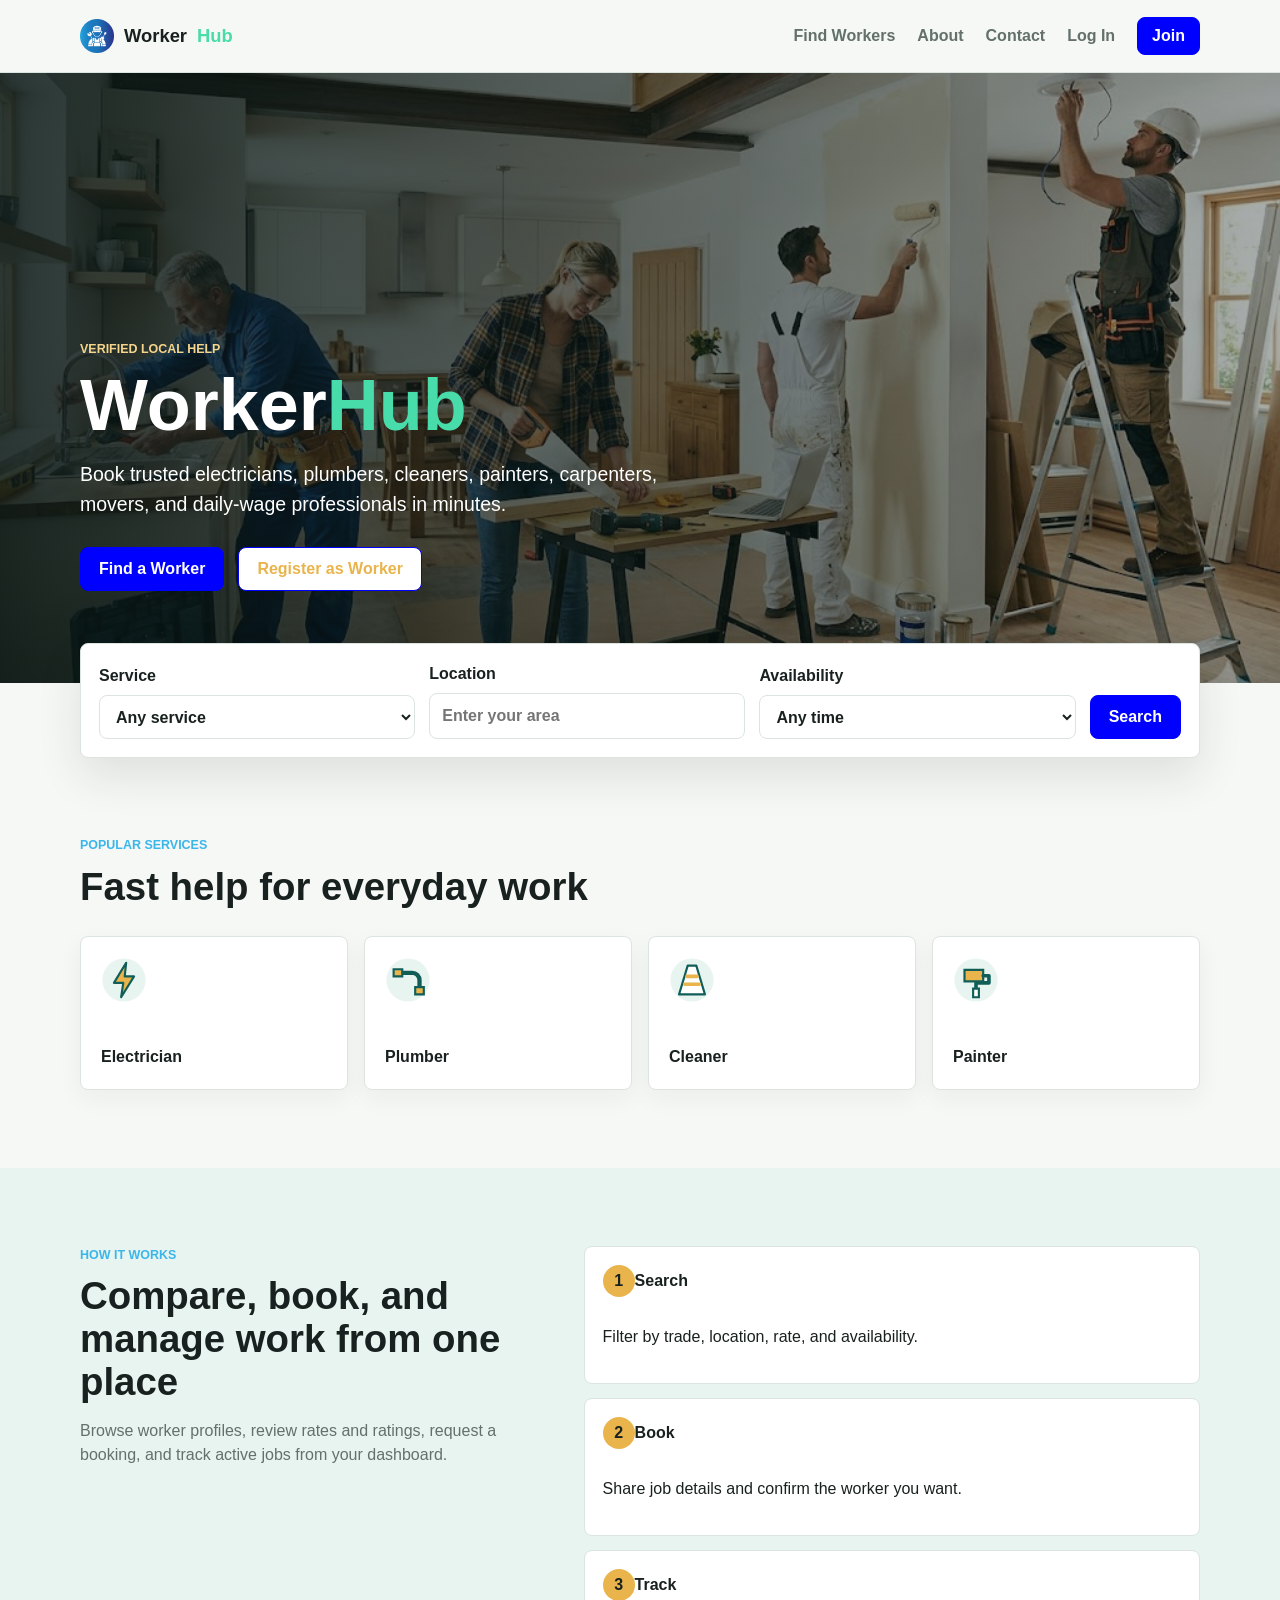
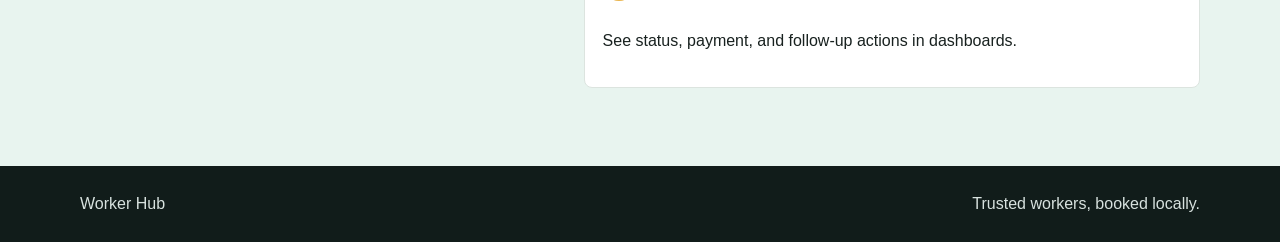
<file: index.html>
<!DOCTYPE html>
<html lang="en">
<head>
  <meta charset="UTF-8">
  <meta name="viewport" content="width=device-width, initial-scale=1.0">
  <title>Worker Hub| Skilled Local Workers</title>
  <link rel="stylesheet" href="css/style.css">
  <link rel="stylesheet" href="css/responsive.css">
</head>
<body>
  <header class="site-header">
    <nav class="nav container" aria-label="Primary navigation">
      <a class="brand" href="index.html">
        <img src="assets/icons/logo.png" alt="" class="brand-icon">
        <span>Worker</span><span class="deb">Hub</span>
      </a>
      <button class="nav-toggle" type="button" aria-label="Open navigation" aria-expanded="false">☰</button>
      <div class="nav-links" data-nav-links>
        <a href="workers.html">Find Workers</a>
        <a href="about.html">About</a>
        <a href="contact.html">Contact</a>
        <a href="login.html">Log In</a>
        <a class="btn btn-small" href="register.html">Join</a>
      </div>
    </nav>
  </header>

  <main>
    <section class="hero">
      <div class="hero-media" role="img" aria-label="Skilled professionals ready for local work"></div>
      <div class="hero-content container">
        <p class="eyebrow">Verified local help</p>
        <h1>Worker<span class="gourab">Hub</span></h1>
        <p>Book trusted electricians, plumbers, cleaners, painters, carpenters, movers, and daily-wage professionals in minutes.</p>
        <div class="hero-actions">
          <a class="btn" href="workers.html">Find a Worker</a>
          <a class="btn btn-secondary" href="register.html">Register as Worker</a>
        </div>
      </div>
    </section>

    <section class="search-band">
      <div class="container search-panel">
        <label>
          Service
          <select id="home-service">
            <option value="">Any service</option>
            <option>Electrician</option>
            <option>Plumber</option>
            <option>Cleaner</option>
            <option>Painter</option>
            <option>Carpenter</option>
          </select>
        </label>
        <label>
          Location
          <input id="home-location" type="text" placeholder="Enter your area">
        </label>
        <label>
          Availability
          <select id="home-availability">
            <option value="">Any time</option>
            <option>Today</option>
            <option>This week</option>
          </select>
        </label>
        <button class="btn" id="home-search" type="button">Search</button>
      </div>
    </section>

    <section class="section container">
      <div class="section-heading">
        <p class="eyebrow">Popular services</p>
        <h2>Fast help for everyday work</h2>
      </div>
      <div class="service-grid">
        <a class="service-card" href="workers.html?service=Electrician"><img src="assets/icons/electrician.svg" alt="">Electrician</a>
        <a class="service-card" href="workers.html?service=Plumber"><img src="assets/icons/plumber.svg" alt="">Plumber</a>
        <a class="service-card" href="workers.html?service=Cleaner"><img src="assets/icons/cleaner.svg" alt="">Cleaner</a>
        <a class="service-card" href="workers.html?service=Painter"><img src="assets/icons/painter.svg" alt="">Painter</a>
      </div>
    </section>

    <section class="section tinted">
      <div class="container split">
        <div>
          <p class="eyebrow">How it works</p>
          <h2>Compare, book, and manage work from one place</h2>
          <p class="muted">Browse worker profiles, review rates and ratings, request a booking, and track active jobs from your dashboard.</p>
        </div>
        <div class="steps">
          <div><span>1</span><strong>Search</strong><p>Filter by trade, location, rate, and availability.</p></div>
          <div><span>2</span><strong>Book</strong><p>Share job details and confirm the worker you want.</p></div>
          <div><span>3</span><strong>Track</strong><p>See status, payment, and follow-up actions in dashboards.</p></div>
        </div>
      </div>
    </section>
  </main>

  <footer class="site-footer">
    <div class="container footer-inner">
      <span>Worker Hub</span>
      <span>Trusted workers, booked locally.</span>
    </div>
  </footer>
  <script src="js/app.js"></script>
</body>
</html>
</file>
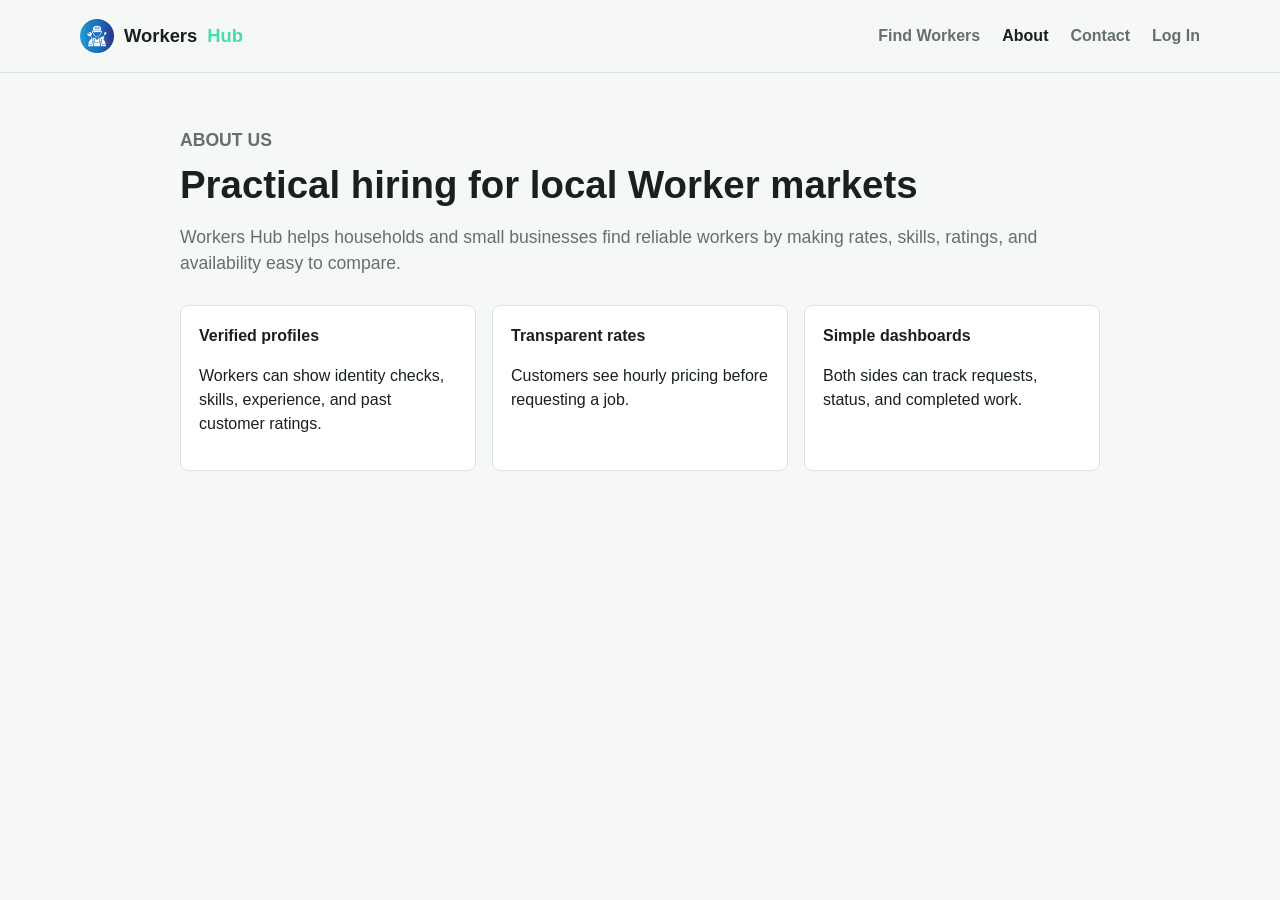
<file: about.html>
<!DOCTYPE html>
<html lang="en">
<head>
  <meta charset="UTF-8">
  <meta name="viewport" content="width=device-width, initial-scale=1.0">
  <title>About | Workers Hub</title>
  <link rel="stylesheet" href="css/style.css">
  <link rel="stylesheet" href="css/responsive.css">
</head>
<body>
  <header class="site-header">
    <nav class="nav container" aria-label="Primary navigation">
      <a class="brand" href="index.html"><img src="assets/icons/logo.png" alt="" class="brand-icon"><span>Workers</span><span class="deb">Hub</span></a>
      <button class="nav-toggle" type="button" aria-label="Open navigation" aria-expanded="false">☰</button>
      <div class="nav-links" data-nav-links><a href="workers.html">Find Workers</a><a class="active" href="about.html">About</a><a href="contact.html">Contact</a><a href="login.html">Log In</a></div>
    </nav>
  </header>
  <main class="page">
    <section class="container prose">
      <p class="eyebrow">About us</p>
      <h1>Practical hiring for local Worker markets</h1>
      <p>Workers Hub helps households and small businesses find reliable workers by making rates, skills, ratings, and availability easy to compare.</p>
      <div class="value-grid">
        <div><strong>Verified profiles</strong><p>Workers can show identity checks, skills, experience, and past customer ratings.</p></div>
        <div><strong>Transparent rates</strong><p>Customers see hourly pricing before requesting a job.</p></div>
        <div><strong>Simple dashboards</strong><p>Both sides can track requests, status, and completed work.</p></div>
      </div>
    </section>
  </main>
  <script src="js/app.js"></script>
</body>
</html>
</file>
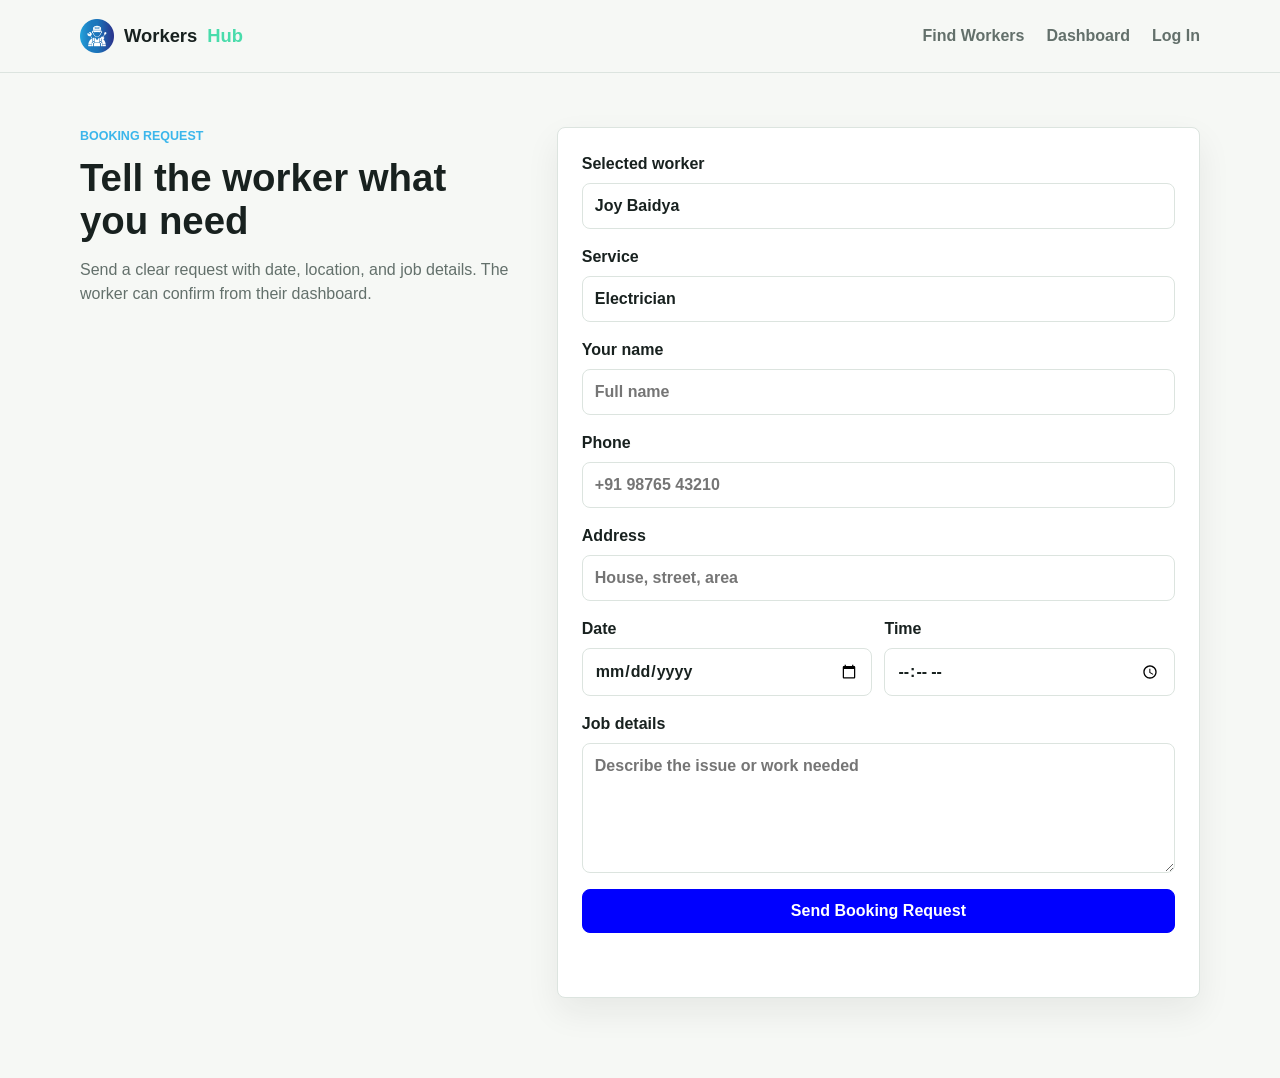
<file: booking.html>
<!DOCTYPE html>
<html lang="en">
<head>
  <meta charset="UTF-8">
  <meta name="viewport" content="width=device-width, initial-scale=1.0">
  <title>Book Worker | Workers Hub</title>
  <link rel="stylesheet" href="css/style.css">
  <link rel="stylesheet" href="css/responsive.css">
</head>
<body>
  <header class="site-header">
    <nav class="nav container" aria-label="Primary navigation">
      <a class="brand" href="index.html"><img src="assets/icons/logo.png" alt="" class="brand-icon"><span>Workers</span><span class="deb">Hub</span></a>
      <button class="nav-toggle" type="button" aria-label="Open navigation" aria-expanded="false">☰</button>
      <div class="nav-links" data-nav-links>
        <a href="workers.html">Find Workers</a>
        <a href="customer-dashboard.html">Dashboard</a>
        <a href="login.html">Log In</a>
      </div>
    </nav>
  </header>

  <main class="page">
    <section class="container form-layout">
      <div>
        <p class="eyebrow">Booking request</p>
        <h1>Tell the worker what you need</h1>
        <p class="muted">Send a clear request with date, location, and job details. The worker can confirm from their dashboard.</p>
      </div>
      <form class="form-card" id="booking-form">
        <input type="hidden" id="worker-id">
        <label>Selected worker <input id="worker-name" type="text" readonly></label>
        <label>Service <input id="service-name" type="text" readonly></label>
        <label>Your name <input id="customer-name" type="text" required placeholder="Full name"></label>
        <label>Phone <input id="customer-phone" type="tel" required placeholder="+91 98765 43210"></label>
        <label>Address <input id="job-address" type="text" required placeholder="House, street, area"></label>
        <div class="form-row">
          <label>Date <input id="job-date" type="date" required></label>
          <label>Time <input id="job-time" type="time" required></label>
        </div>
        <label>Job details <textarea id="job-details" required placeholder="Describe the issue or work needed"></textarea></label>
        <button class="btn" type="submit">Send Booking Request</button>
        <p class="form-message" id="booking-message" role="status"></p>
      </form>
    </section>
  </main>

  <script src="js/app.js"></script>
  <script src="js/data.js"></script>
  <script src="js/booking.js"></script>
</body>
</html>
</file>
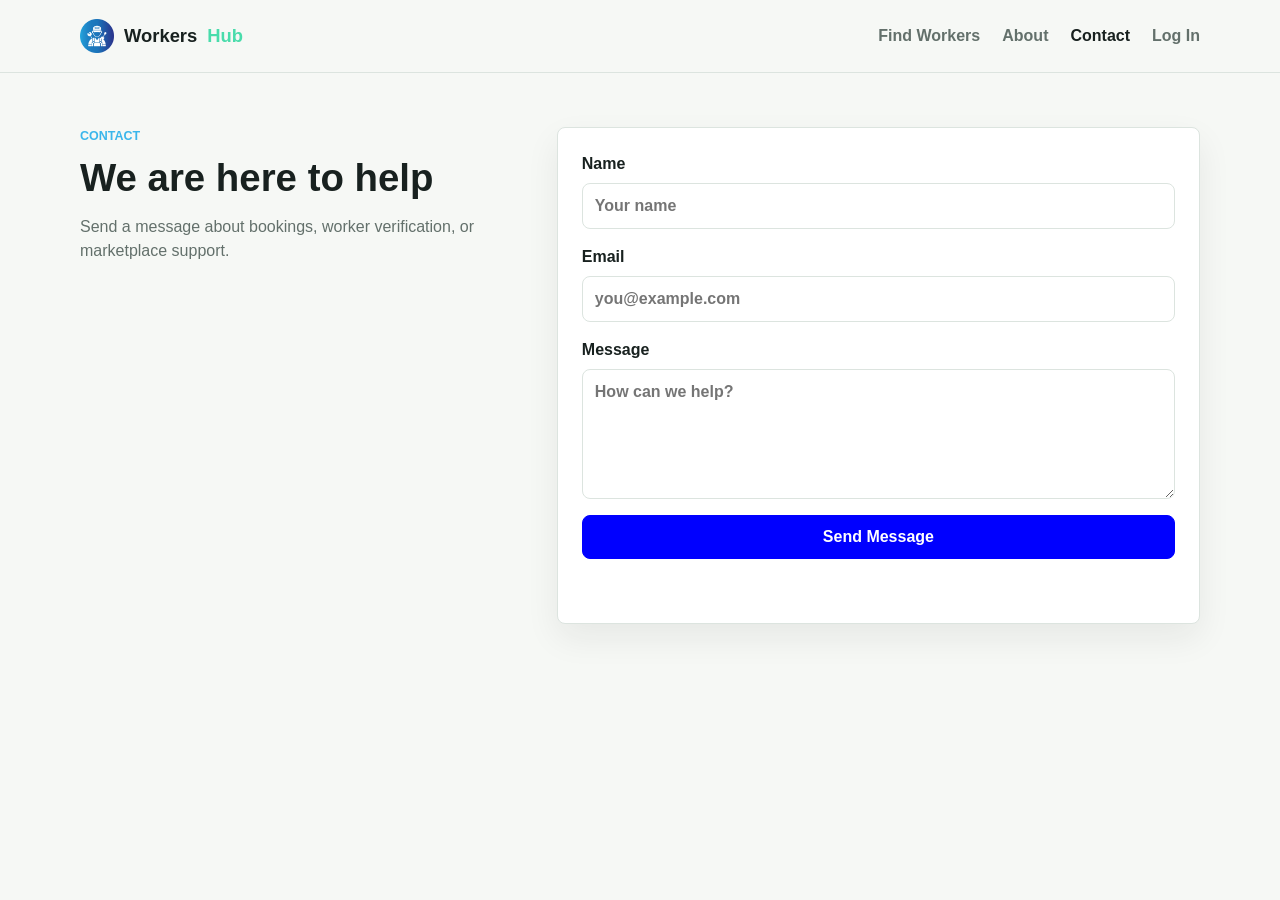
<file: contact.html>
<!DOCTYPE html>
<html lang="en">
<head>
  <meta charset="UTF-8">
  <meta name="viewport" content="width=device-width, initial-scale=1.0">
  <title>Contact | Workers Hub</title>
  <link rel="stylesheet" href="css/style.css">
  <link rel="stylesheet" href="css/responsive.css">
</head>
<body>
  <header class="site-header">
    <nav class="nav container" aria-label="Primary navigation">
      <a class="brand" href="index.html"><img src="assets/icons/logo.png" alt="" class="brand-icon"><span>Workers</span><span class="deb">Hub</span></a>
      <button class="nav-toggle" type="button" aria-label="Open navigation" aria-expanded="false">☰</button>
      <div class="nav-links" data-nav-links><a href="workers.html">Find Workers</a><a href="about.html">About</a><a class="active" href="contact.html">Contact</a><a href="login.html">Log In</a></div>
    </nav>
  </header>
  <main class="page">
    <section class="container form-layout">
      <div><p class="eyebrow">Contact</p><h1>We are here to help</h1><p class="muted">Send a message about bookings, worker verification, or marketplace support.</p></div>
      <form class="form-card" id="contact-form">
        <label>Name <input type="text" required placeholder="Your name"></label>
        <label>Email <input type="email" required placeholder="you@example.com"></label>
        <label>Message <textarea required placeholder="How can we help?"></textarea></label>
        <button class="btn" type="submit">Send Message</button>
        <p class="form-message" role="status"></p>
      </form>
    </section>
  </main>
  <script src="js/app.js"></script>
</body>
</html>
</file>
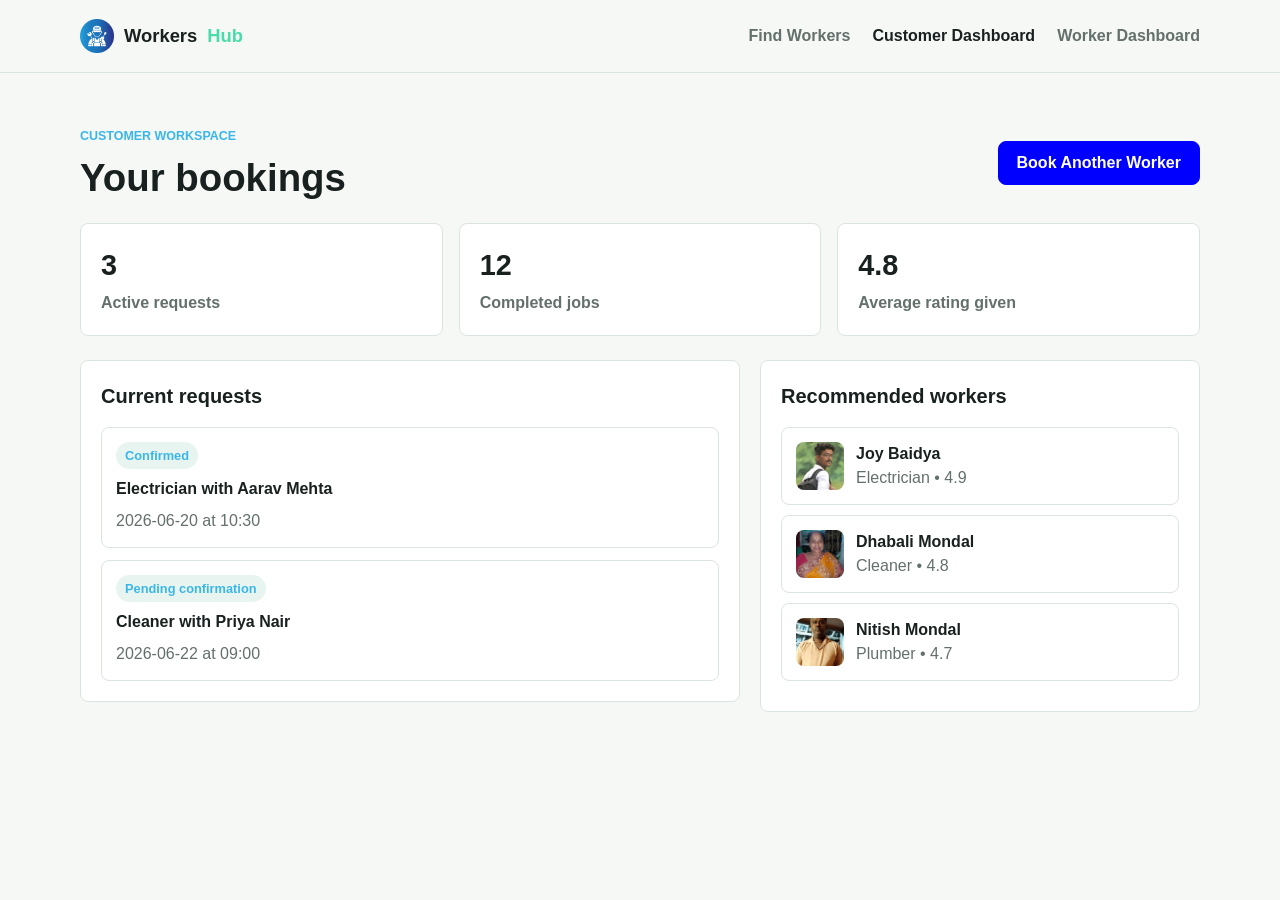
<file: customer-dashboard.html>
<!DOCTYPE html>
<html lang="en">
<head>
  <meta charset="UTF-8">
  <meta name="viewport" content="width=device-width, initial-scale=1.0">
  <title>Customer Dashboard | Workers Hub</title>
  <link rel="stylesheet" href="css/style.css">
  <link rel="stylesheet" href="css/dashboard.css">
  <link rel="stylesheet" href="css/responsive.css">
</head>
<body>
  <header class="site-header">
    <nav class="nav container" aria-label="Primary navigation">
      <a class="brand" href="index.html"><img src="assets/icons/logo.png" alt="" class="brand-icon"><span>Workers</span><span class="deb">Hub</span></a>
      <button class="nav-toggle" type="button" aria-label="Open navigation" aria-expanded="false">☰</button>
      <div class="nav-links" data-nav-links>
        <a href="workers.html">Find Workers</a>
        <a class="active" href="customer-dashboard.html">Customer Dashboard</a>
        <a href="worker-dashboard.html">Worker Dashboard</a>
      </div>
    </nav>
  </header>
  <main class="page dashboard container">
    <section class="dashboard-head">
      <div><p class="eyebrow">Customer workspace</p><h1>Your bookings</h1></div>
      <a class="btn" href="workers.html">Book Another Worker</a>
    </section>
    <section class="metrics">
      <div><strong>3</strong><span>Active requests</span></div>
      <div><strong>12</strong><span>Completed jobs</span></div>
      <div><strong>4.8</strong><span>Average rating given</span></div>
    </section>
    <section class="dashboard-grid">
      <div class="panel"><h2>Current requests</h2><div id="customer-bookings"></div></div>
      <div class="panel"><h2>Recommended workers</h2><div id="recommended-workers"></div></div>
    </section>
  </main>
  <script src="js/app.js"></script>
  <script src="js/data.js"></script>
  <script src="js/dashboard.js"></script>
</body>
</html>
</file>
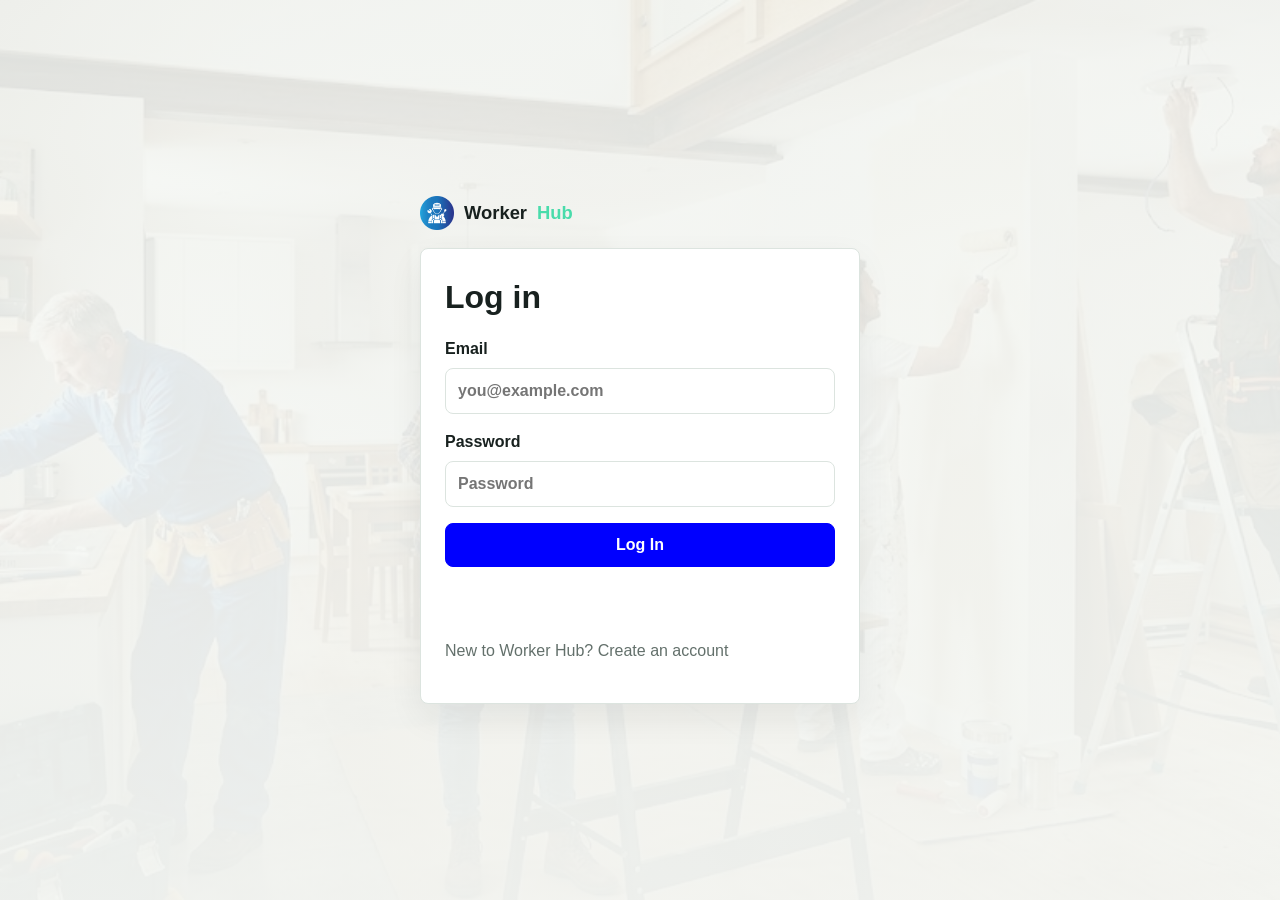
<file: login.html>
<!DOCTYPE html>
<html lang="en">
<head>
  <meta charset="UTF-8">
  <meta name="viewport" content="width=device-width, initial-scale=1.0">
  <title>Log In | Worker Hub</title>
  <link rel="stylesheet" href="css/style.css">
  <link rel="stylesheet" href="css/responsive.css">
</head>
<body class="auth-page">
  <main class="auth-shell">
    <a class="brand" href="index.html"><img src="assets/icons/logo.png" alt="" class="brand-icon"><span>Worker</span><span class="deb">Hub</span></a>
    <form class="form-card auth-card" id="login-form">
      <h1>Log in</h1>
      <label>Email <input type="email" id="login-email" required placeholder="you@example.com"></label>
      <label>Password <input type="password" id="login-password" required placeholder="Password"></label>
      <button class="btn" type="submit">Log In</button>
      <p class="form-message" id="auth-message" role="status"></p>
      <p class="muted">New to Worker Hub? <a href="register.html">Create an account</a></p>
    </form>
  </main>
  <script src="js/auth.js"></script>
</body>
</html>
</file>
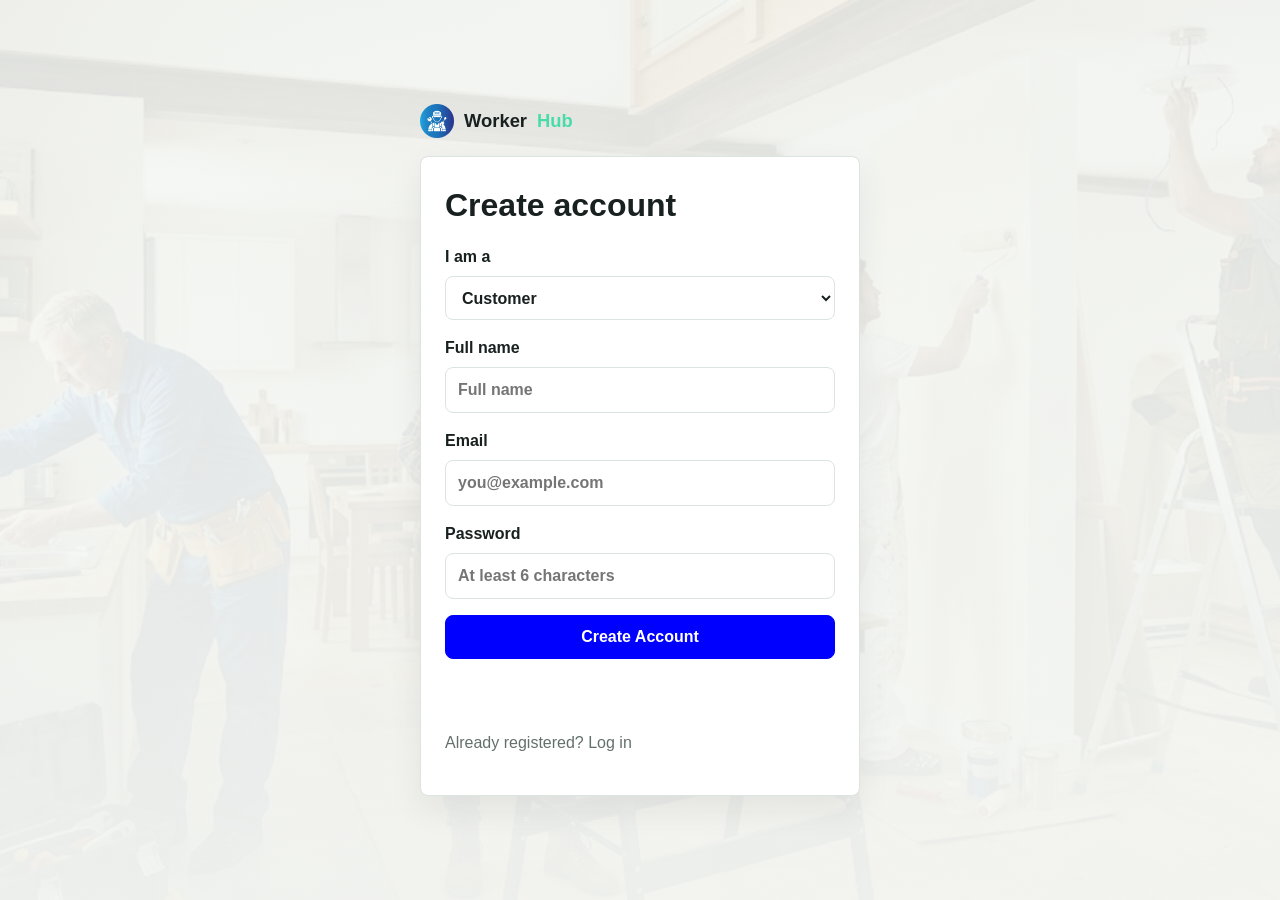
<file: register.html>
<!DOCTYPE html>
<html lang="en">
<head>
  <meta charset="UTF-8">
  <meta name="viewport" content="width=device-width, initial-scale=1.0">
  <title>Register | Worker Hub</title>
  <link rel="stylesheet" href="css/style.css">
  <link rel="stylesheet" href="css/responsive.css">
</head>
<body class="auth-page">
  <main class="auth-shell">
    <a class="brand" href="index.html"><img src="assets/icons/logo.png" alt="" class="brand-icon"><span>Worker</span><span class="deb">Hub</span></a>
    <form class="form-card auth-card" id="register-form">
      <h1>Create account</h1>
      <label>I am a <select id="account-type"><option>Customer</option><option>Worker</option></select></label>
      <label>Full name <input type="text" id="register-name" required placeholder="Full name"></label>
      <label>Email <input type="email" id="register-email" required placeholder="you@example.com"></label>
      <label>Password <input type="password" id="register-password" required minlength="6" placeholder="At least 6 characters"></label>
      <button class="btn" type="submit">Create Account</button>
      <p class="form-message" id="auth-message" role="status"></p>
      <p class="muted">Already registered? <a href="login.html">Log in</a></p>
    </form>
  </main>
  <script src="js/auth.js"></script>
</body>
</html>
</file>
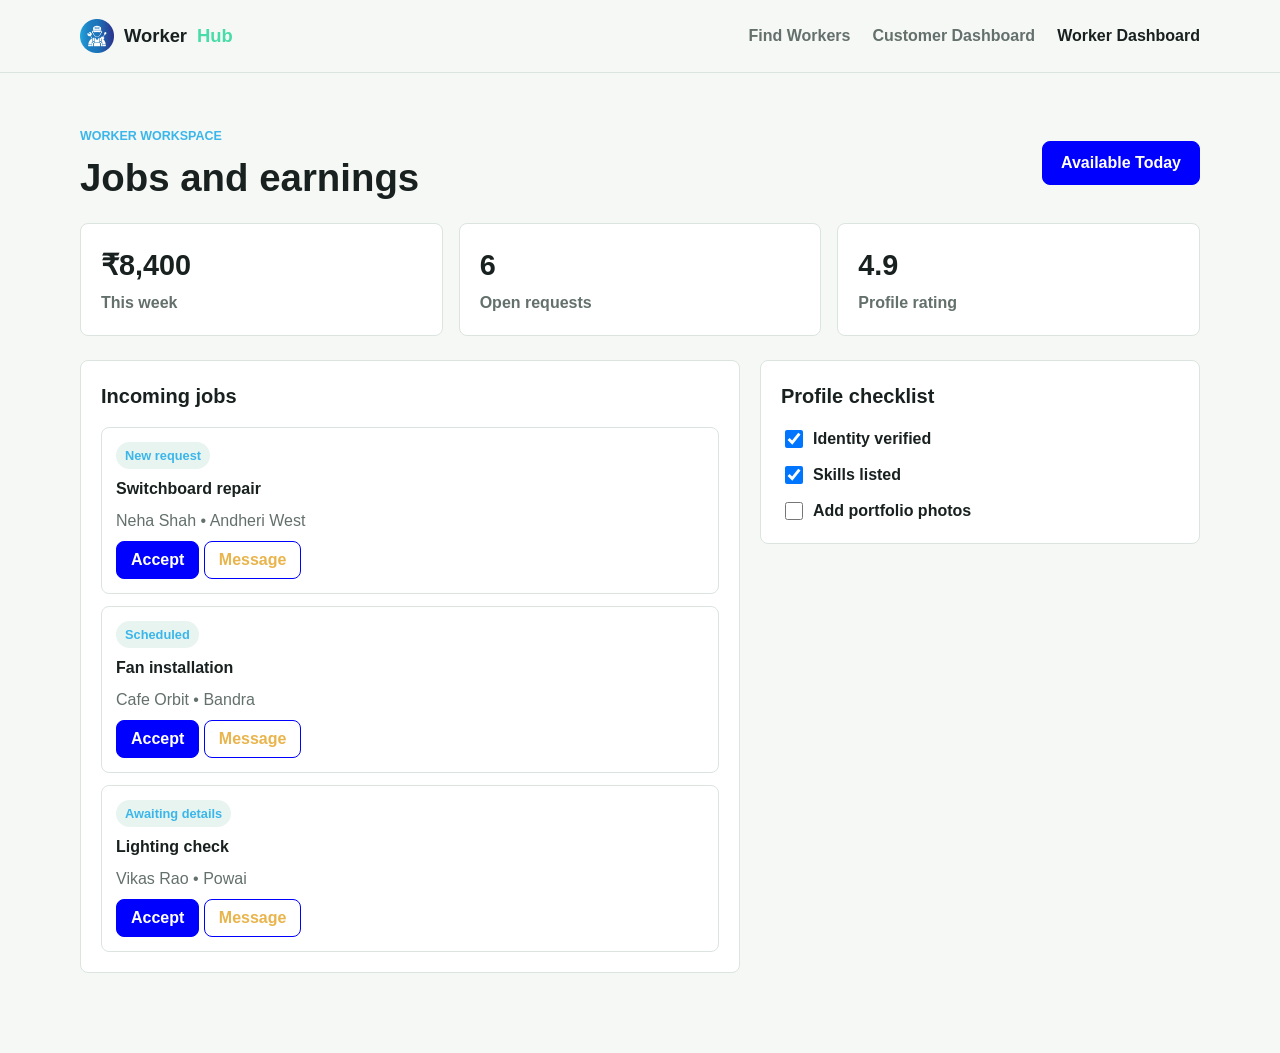
<file: worker-dashboard.html>
<!DOCTYPE html>
<html lang="en">
<head>
  <meta charset="UTF-8">
  <meta name="viewport" content="width=device-width, initial-scale=1.0">
  <title>Worker Dashboard | Worker Hub</title>
  <link rel="stylesheet" href="css/style.css">
  <link rel="stylesheet" href="css/dashboard.css">
  <link rel="stylesheet" href="css/responsive.css">
</head>
<body>
  <header class="site-header">
    <nav class="nav container" aria-label="Primary navigation">
      <a class="brand" href="index.html"><img src="assets/icons/logo.png" alt="" class="brand-icon"><span>Worker</span><span class="deb">Hub</span></a>
      <button class="nav-toggle" type="button" aria-label="Open navigation" aria-expanded="false">☰</button>
      <div class="nav-links" data-nav-links>
        <a href="workers.html">Find Workers</a>
        <a href="customer-dashboard.html">Customer Dashboard</a>
        <a class="active" href="worker-dashboard.html">Worker Dashboard</a>
      </div>
    </nav>
  </header>
  <main class="page dashboard container">
    <section class="dashboard-head">
      <div><p class="eyebrow">Worker workspace</p><h1>Jobs and earnings</h1></div>
      <button class="btn" type="button" id="availability-toggle">Available Today</button>
    </section>
    <section class="metrics">
      <div><strong>₹8,400</strong><span>This week</span></div>
      <div><strong>6</strong><span>Open requests</span></div>
      <div><strong>4.9</strong><span>Profile rating</span></div>
    </section>
    <section class="dashboard-grid">
      <div class="panel"><h2>Incoming jobs</h2><div id="worker-jobs"></div></div>
      <div class="panel"><h2>Profile checklist</h2><div class="checklist"><label><input type="checkbox" checked> Identity verified</label><label><input type="checkbox" checked> Skills listed</label><label><input type="checkbox"> Add portfolio photos</label></div></div>
    </section>
  </main>
  <script src="js/app.js"></script>
  <script src="js/dashboard.js"></script>
</body>
</html>
</file>
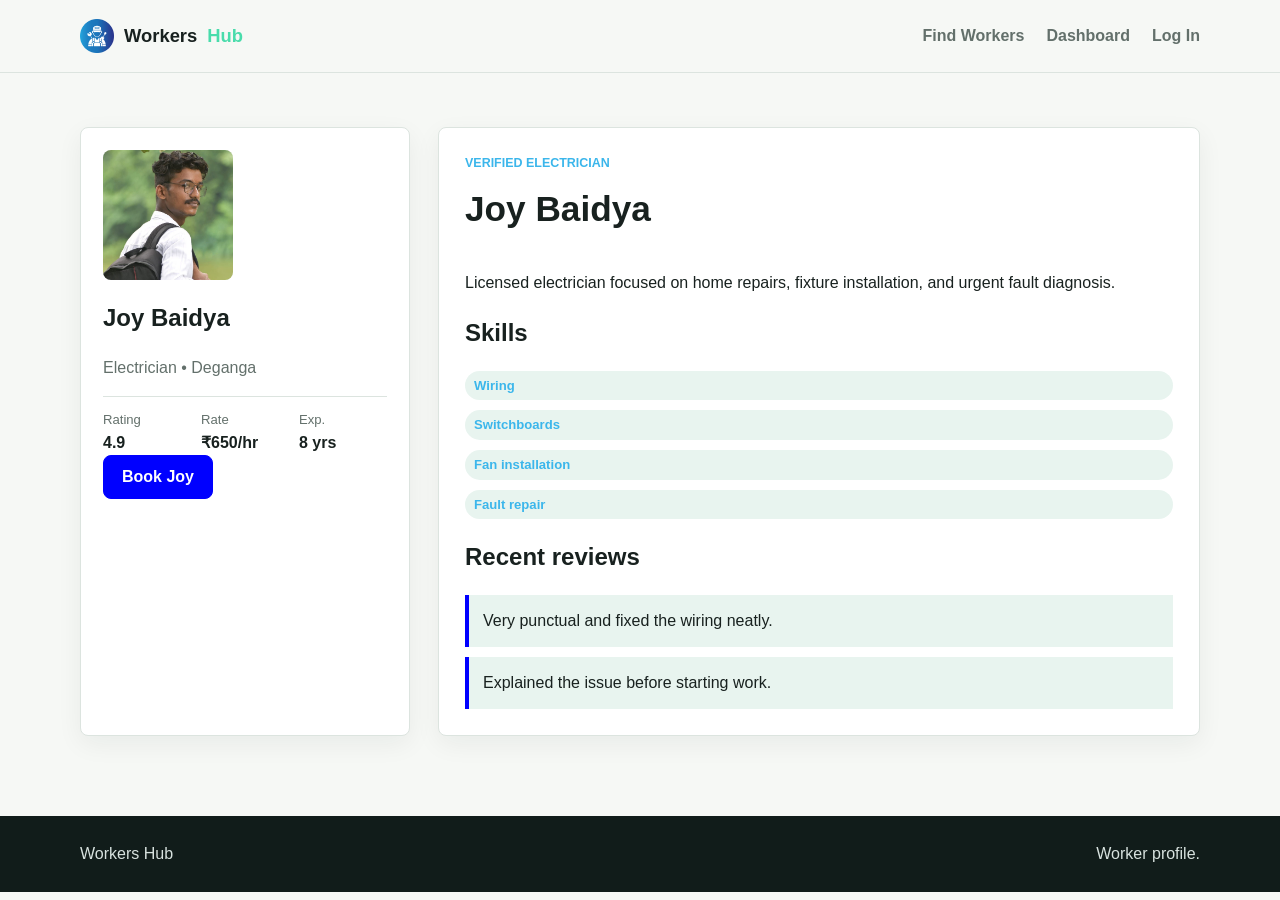
<file: worker-details.html>
<!DOCTYPE html>
<html lang="en">
<head>
  <meta charset="UTF-8">
  <meta name="viewport" content="width=device-width, initial-scale=1.0">
  <title>Worker Details | Workers Hub</title>
  <link rel="stylesheet" href="css/style.css">
  <link rel="stylesheet" href="css/workers.css">
  <link rel="stylesheet" href="css/responsive.css">
</head>
<body>
  <header class="site-header">
    <nav class="nav container" aria-label="Primary navigation">
      <a class="brand" href="index.html"><img src="assets/icons/logo.png" alt="" class="brand-icon"><span>Workers</span><span class="deb">Hub</span></a>
      <button class="nav-toggle" type="button" aria-label="Open navigation" aria-expanded="false">☰</button>
      <div class="nav-links" data-nav-links>
        <a href="workers.html">Find Workers</a>
        <a href="customer-dashboard.html">Dashboard</a>
        <a href="login.html">Log In</a>
      </div>
    </nav>
  </header>

  <main class="page">
    <section class="container detail-shell" id="worker-detail"></section>
  </main>

  <footer class="site-footer">
    <div class="container footer-inner"><span>Workers Hub</span><span>Worker profile.</span></div>
  </footer>
  <script src="js/app.js"></script>
  <script src="js/data.js"></script>
  <script src="js/workers.js"></script>
</body>
</html>
</file>
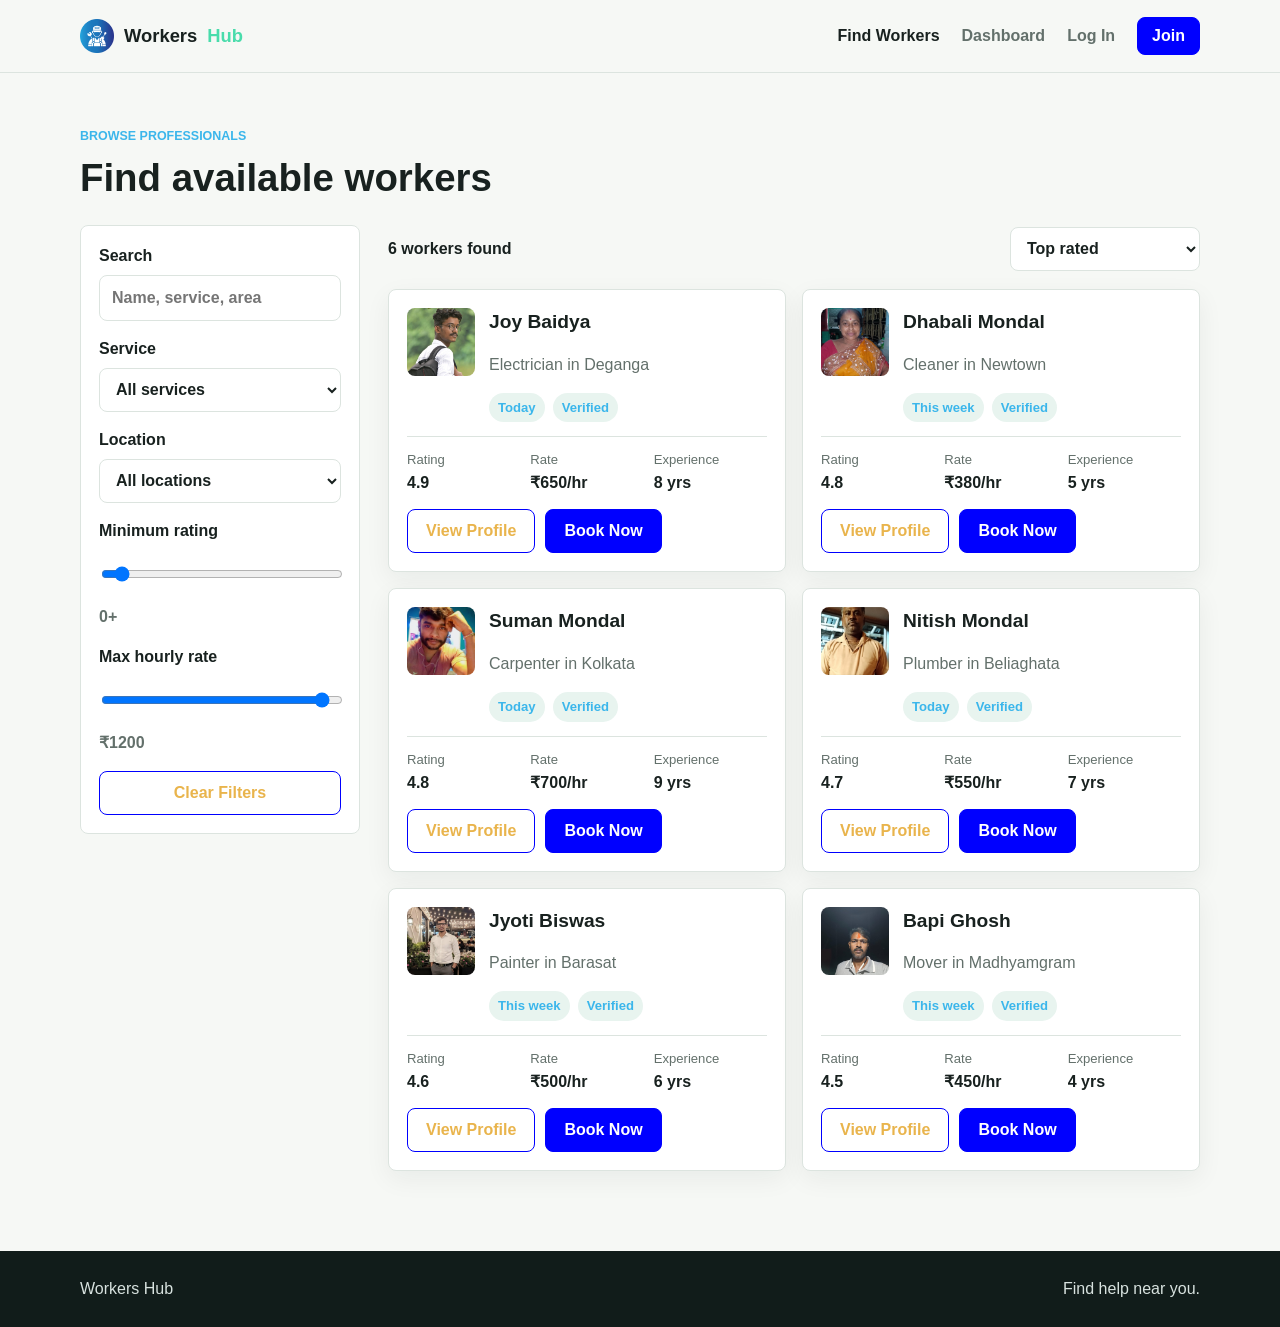
<file: workers.html>
<!DOCTYPE html>
<html lang="en">
<head>
  <meta charset="UTF-8">
  <meta name="viewport" content="width=device-width, initial-scale=1.0">
  <title>Find Workers | Workers Hub</title>
  <link rel="stylesheet" href="css/style.css">
  <link rel="stylesheet" href="css/workers.css">
  <link rel="stylesheet" href="css/responsive.css">
</head>
<body>
  <header class="site-header">
    <nav class="nav container" aria-label="Primary navigation">
      <a class="brand" href="index.html"><img src="assets/icons/logo.png" alt="" class="brand-icon"><span>Workers</span><span class="deb">Hub</span></a>
      <button class="nav-toggle" type="button" aria-label="Open navigation" aria-expanded="false">☰</button>
      <div class="nav-links" data-nav-links>
        <a class="active" href="workers.html">Find Workers</a>
        <a href="customer-dashboard.html">Dashboard</a>
        <a href="login.html">Log In</a>
        <a class="btn btn-small" href="register.html">Join</a>
      </div>
    </nav>
  </header>

  <main class="page">
    <section class="container page-title">
      <p class="eyebrow">Browse professionals</p>
      <h1>Find available workers</h1>
    </section>

    <section class="container workers-layout">
      <aside class="filters" aria-label="Worker filters">
        <label>Search <input id="search-input" type="search" placeholder="Name, service, area"></label>
        <label>Service <select id="service-filter"><option value="">All services</option></select></label>
        <label>Location <select id="location-filter"><option value="">All locations</option></select></label>
        <label>Minimum rating <input id="rating-filter" type="range" min="0" max="5" step="0.5" value="0"><span id="rating-value">0+</span></label>
        <label>Max hourly rate <input id="rate-filter" type="range" min="150" max="1200" step="50" value="1200"><span id="rate-value">₹1200</span></label>
        <button class="btn btn-secondary" id="clear-filters" type="button">Clear Filters</button>
      </aside>

      <div>
        <div class="list-toolbar">
          <span id="result-count">Loading workers...</span>
          <select id="sort-select" aria-label="Sort workers">
            <option value="rating">Top rated</option>
            <option value="rate">Lowest rate</option>
            <option value="experience">Most experienced</option>
          </select>
        </div>
        <div class="worker-grid" id="worker-list"></div>
      </div>
    </section>
  </main>

  <footer class="site-footer">
    <div class="container footer-inner"><span>Workers Hub</span><span>Find help near you.</span></div>
  </footer>
  <script src="js/app.js"></script>
  <script src="js/data.js"></script>
  <script src="js/workers.js"></script>
</body>
</html>
</file>
<file: css/style.css>
:root {
  --bg: #f6f8f5;
  --surface: #ffffff;
  --ink: #18211f;
  --muted: #63706b;
  --line: #dce4df;
  --primary: #0000FF;
  --primary-dark: #3bb6eb;
  --accent: #e9b44c;
  --soft: #e8f4ef;
  --danger: #b42318;
  --shadow: 0 18px 45px rgba(24, 33, 31, 0.11);
}

* {
  box-sizing: border-box;
}

body {
  margin: 0;
  background: var(--bg);
  color: var(--ink);
  font-family: Arial, Helvetica, sans-serif;
  line-height: 1.5;
}

a {
  color: inherit;
  text-decoration: none;
}

img {
  max-width: 100%;
  display: block;
}

button,
input,
select,
textarea {
  font: inherit;
}

.container {
  width: min(1120px, calc(100% - 32px));
  margin-inline: auto;
}

.site-header {
  position: sticky;
  top: 0;
  z-index: 20;
  background: rgba(246, 248, 245, 0.94);
  border-bottom: 1px solid var(--line);
  backdrop-filter: blur(12px);
}
.deb {
color:#49dcab;
}
.gourab {
  color:#49dcab;
}

.nav {
  min-height: 72px;
  display: flex;
  align-items: center;
  justify-content: space-between;
  gap: 24px;
}

.brand {
  display: inline-flex;
  align-items: center;
  gap: 10px;
  font-weight: 800;
  font-size: 1.15rem;
}

.brand-icon {
  width: 34px;
  height: 34px;
}

.nav-links {
  display: flex;
  align-items: center;
  gap: 22px;
  color: var(--muted);
  font-weight: 700;
}

.nav-links a.active,
.nav-links a:hover {
  color: var(--ink);
}

.nav-toggle {
  display: none;
  width: 42px;
  height: 42px;
  border: 1px solid var(--line);
  border-radius: 8px;
  background: var(--surface);
}

.btn {
  display: inline-flex;
  align-items: center;
  justify-content: center;
  min-height: 44px;
  padding: 0 18px;
  border: 1px solid var(--primary);
  border-radius: 8px;
  background: var(--primary);
  color: #fff;
  font-weight: 800;
  cursor: pointer;
  transition: transform 0.2s ease, background 0.2s ease;
}

.btn:hover {
  background: var(--primary-dark);
  transform: translateY(-2px);
}

.btn-secondary {
  background: var(--surface);
  color: var(--accent);
}

.btn-small {
  min-height: 38px;
  padding-inline: 14px;
}

.hero {
  min-height: 610px;
  position: relative;
  display: grid;
  align-items: end;
  overflow: hidden;
  color: #fff;
}

.hero-media {
  position: absolute;
  inset: 0;
  background:
    linear-gradient(90deg, rgba(10, 24, 22, 0.86), rgba(10, 24, 22, 0.35)),
    url("../assets/images/hero.jpg") center/cover no-repeat;
}

.hero-content {
  position: relative;
  padding: 112px 0 92px;
}

.hero h1 {
  margin: 0;
  max-width: 720px;
  font-size: 4.5rem;
  line-height: 1;
  
}

.hero p:not(.eyebrow) {
  max-width: 620px;
  font-size: 1.22rem;
}

.hero-actions {
  display: flex;
  gap: 14px;
  flex-wrap: wrap;
  margin-top: 28px;
}

.eyebrow {
  margin: 0 0 10px;
  color: var(--primary-dark);
  font-size: 0.78rem;
  font-weight: 900;
  letter-spacing: 0;
  text-transform: uppercase;
}

.hero .eyebrow {
  color: #f5d58b;
}

.muted {
  color: var(--muted);
}

.search-band {
  margin-top: -40px;
  position: relative;
  z-index: 5;
}

.search-panel {
  display: grid;
  grid-template-columns: 1fr 1fr 1fr auto;
  gap: 14px;
  align-items: end;
  padding: 18px;
  background: var(--surface);
  border: 1px solid var(--line);
  border-radius: 8px;
  box-shadow: var(--shadow);
}

label {
  display: grid;
  gap: 7px;
  color: var(--ink);
  font-weight: 800;
}

input,
select,
textarea {
  width: 100%;
  min-height: 44px;
  padding: 10px 12px;
  border: 1px solid var(--line);
  border-radius: 8px;
  background: #fff;
  color: var(--ink);
}

textarea {
  min-height: 130px;
  resize: vertical;
}

.section {
  padding: 78px 0;
}

.section-heading {
  max-width: 680px;
  margin-bottom: 28px;
}

.section-heading h2,
.split h2,
.prose h1,
.page-title h1,
.form-layout h1,
.dashboard h1 {
  margin: 0;
  font-size: 2.4rem;
  line-height: 1.12;
}

.service-grid {
  display: grid;
  grid-template-columns: repeat(4, 1fr);
  gap: 16px;
}

.service-card {
  min-height: 154px;
  padding: 20px;
  border: 1px solid var(--line);
  border-radius: 8px;
  background: var(--surface);
  display: grid;
  align-content: space-between;
  font-weight: 900;
  box-shadow: 0 8px 24px rgba(24, 33, 31, 0.05);
}

.service-card img {
  width: 46px;
  height: 46px;
}

.tinted {
  background: var(--soft);
}

.split {
  display: grid;
  grid-template-columns: 0.85fr 1.15fr;
  gap: 48px;
  align-items: start;
}

.steps {
  display: grid;
  gap: 14px;
}

.steps div,
.value-grid div {
  padding: 18px;
  border: 1px solid var(--line);
  border-radius: 8px;
  background: var(--surface);
}

.steps span {
  width: 32px;
  height: 32px;
  display: inline-grid;
  place-items: center;
  margin-bottom: 12px;
  border-radius: 50%;
  background: var(--accent);
  font-weight: 900;
}

.page {
  padding: 54px 0 80px;
}

.page-title {
  margin-bottom: 26px;
}

.form-layout {
  display: grid;
  grid-template-columns: 0.8fr 1.2fr;
  gap: 48px;
  align-items: start;
}

.form-card {
  display: grid;
  gap: 16px;
  padding: 24px;
  border: 1px solid var(--line);
  border-radius: 8px;
  background: var(--surface);
  box-shadow: 0 14px 34px rgba(24, 33, 31, 0.07);
}

.form-row {
  display: grid;
  grid-template-columns: 1fr 1fr;
  gap: 12px;
}

.form-message {
  min-height: 24px;
  margin: 0;
  font-weight: 800;
  color: var(--primary-dark);
}

.auth-page {
  min-height: 100vh;
  display: grid;
  place-items: center;
  background:
    linear-gradient(rgba(246, 248, 245, 0.9), rgba(246, 248, 245, 0.96)),
    url("../assets/images/hero.jpg") center/cover no-repeat;
}

.auth-shell {
  width: min(440px, calc(100% - 32px));
  display: grid;
  gap: 18px;
}

.auth-card h1 {
  margin: 0;
}

.prose {
  max-width: 920px;
}

.prose > p {
  font-size: 1.1rem;
  color: var(--muted);
}

.value-grid {
  display: grid;
  grid-template-columns: repeat(3, 1fr);
  gap: 16px;
  margin-top: 28px;
}

.site-footer {
  padding: 26px 0;
  background: #111c1a;
  color: #d8e2df;
}

.footer-inner {
  display: flex;
  justify-content: space-between;
  gap: 16px;
  flex-wrap: wrap;
}
</file>
<file: css/responsive.css>
@media (max-width: 900px) {
  .nav-toggle {
    display: inline-grid;
    place-items: center;
  }

  .nav-links {
    position: absolute;
    inset: 72px 16px auto;
    display: none;
    padding: 16px;
    border: 1px solid var(--line);
    border-radius: 8px;
    background: var(--surface);
    box-shadow: var(--shadow);
  }

  .nav-links.open {
    display: grid;
  }

  .hero h1 {
    font-size: 3.2rem;
  }

  .search-panel,
  .split,
  .form-layout,
  .workers-layout,
  .detail-shell,
  .dashboard-grid {
    grid-template-columns: 1fr;
  }

  .filters {
    position: static;
  }

  .service-grid,
  .value-grid,
  .metrics {
    grid-template-columns: repeat(2, 1fr);
  }
}

@media (max-width: 640px) {
  .container {
    width: min(100% - 24px, 1120px);
  }

  .hero {
    min-height: 540px;
  }

  .hero-content {
    padding: 78px 0 72px;
  }

  .hero h1 {
    font-size: 2.55rem;
  }

  .hero p:not(.eyebrow) {
    font-size: 1rem;
  }

  .section {
    padding: 54px 0;
  }

  .section-heading h2,
  .split h2,
  .prose h1,
  .page-title h1,
  .form-layout h1,
  .dashboard h1 {
    font-size: 1.85rem;
  }

  .service-grid,
  .value-grid,
  .metrics,
  .worker-grid,
  .form-row {
    grid-template-columns: 1fr;
  }

  .list-toolbar,
  .dashboard-head,
  .footer-inner {
    align-items: stretch;
    flex-direction: column;
  }

  .list-toolbar select {
    width: 100%;
  }

  .worker-meta {
    grid-template-columns: 1fr;
  }
}
</file>
<file: css/dashboard.css>
.dashboard {
  display: grid;
  gap: 24px;
}

.dashboard-head {
  display: flex;
  align-items: center;
  justify-content: space-between;
  gap: 18px;
}

.metrics {
  display: grid;
  grid-template-columns: repeat(3, 1fr);
  gap: 16px;
}

.metrics div,
.panel,
.job-card,
.mini-worker {
  border: 1px solid var(--line);
  border-radius: 8px;
  background: var(--surface);
}

.metrics div {
  padding: 20px;
}

.metrics strong {
  display: block;
  margin-bottom: 4px;
  font-size: 1.8rem;
}

.metrics span {
  color: var(--muted);
  font-weight: 800;
}

.dashboard-grid {
  display: grid;
  grid-template-columns: 1.2fr 0.8fr;
  gap: 20px;
  align-items: start;
}

.panel {
  padding: 20px;
}

.panel h2 {
  margin: 0 0 16px;
  font-size: 1.25rem;
}

.job-list {
  display: grid;
  gap: 12px;
}

.job-card,
.mini-worker {
  padding: 14px;
}

.job-card {
  display: grid;
  gap: 8px;
}

.status {
  width: fit-content;
  padding: 4px 9px;
  border-radius: 999px;
  background: var(--soft);
  color: var(--primary-dark);
  font-size: 0.8rem;
  font-weight: 900;
}

.mini-worker {
  display: flex;
  gap: 12px;
  align-items: center;
  margin-bottom: 10px;
}

.mini-worker img {
  width: 48px;
  height: 48px;
  border-radius: 8px;
}

.checklist {
  display: grid;
  gap: 12px;
}

.checklist label {
  grid-template-columns: auto 1fr;
  align-items: center;
  font-weight: 800;
}

.checklist input {
  width: 18px;
  min-height: 18px;
}
</file>
<file: css/workers.css>
.workers-layout {
  display: grid;
  grid-template-columns: 280px 1fr;
  gap: 28px;
  align-items: start;
}

.filters {
  position: sticky;
  top: 92px;
  display: grid;
  gap: 16px;
  padding: 18px;
  border: 1px solid var(--line);
  border-radius: 8px;
  background: var(--surface);
}

.filters span {
  color: var(--muted);
  font-weight: 800;
}

.list-toolbar {
  min-height: 48px;
  display: flex;
  align-items: center;
  justify-content: space-between;
  gap: 16px;
  margin-bottom: 16px;
  font-weight: 900;
}

.list-toolbar select {
  width: 190px;
}

.worker-grid {
  display: grid;
  grid-template-columns: repeat(2, minmax(0, 1fr));
  gap: 16px;
}

.worker-card {
  display: grid;
  gap: 14px;
  padding: 18px;
  border: 1px solid var(--line);
  border-radius: 8px;
  background: var(--surface);
  box-shadow: 0 8px 26px rgba(24, 33, 31, 0.06);
}

.worker-top {
  display: flex;
  gap: 14px;
}

.avatar {
  width: 68px;
  height: 68px;
  flex: 0 0 auto;
  border-radius: 8px;
  object-fit: cover;
  background: var(--soft);
}

.worker-card h2 {
  margin: 0;
  font-size: 1.2rem;
}

.tag-row {
  display: flex;
  gap: 8px;
  flex-wrap: wrap;
}

.tag {
  padding: 5px 9px;
  border-radius: 999px;
  background: var(--soft);
  color: var(--primary-dark);
  font-size: 0.82rem;
  font-weight: 900;
}

.worker-meta {
  display: grid;
  grid-template-columns: repeat(3, 1fr);
  gap: 10px;
  padding-top: 10px;
  border-top: 1px solid var(--line);
}

.worker-meta span {
  color: var(--muted);
  font-size: 0.82rem;
}

.worker-meta strong {
  display: block;
}

.card-actions {
  display: flex;
  gap: 10px;
  flex-wrap: wrap;
}

.empty-state {
  padding: 28px;
  border: 1px dashed var(--line);
  border-radius: 8px;
  background: var(--surface);
  color: var(--muted);
}

.detail-shell {
  display: grid;
  grid-template-columns: 330px 1fr;
  gap: 28px;
}

.profile-panel,
.profile-content {
  border: 1px solid var(--line);
  border-radius: 8px;
  background: var(--surface);
  box-shadow: 0 8px 26px rgba(24, 33, 31, 0.06);
}

.profile-panel {
  padding: 22px;
}

.profile-panel .avatar {
  width: 130px;
  height: 130px;
  margin-bottom: 18px;
}

.profile-content {
  padding: 26px;
}

.profile-content h1 {
  margin-top: 0;
  font-size: 2.2rem;
}

.skill-list,
.review-list {
  display: grid;
  gap: 10px;
  margin-top: 16px;
}

.review-list blockquote {
  margin: 0;
  padding: 14px;
  border-left: 4px solid var(--primary);
  background: var(--soft);
}
</file>
